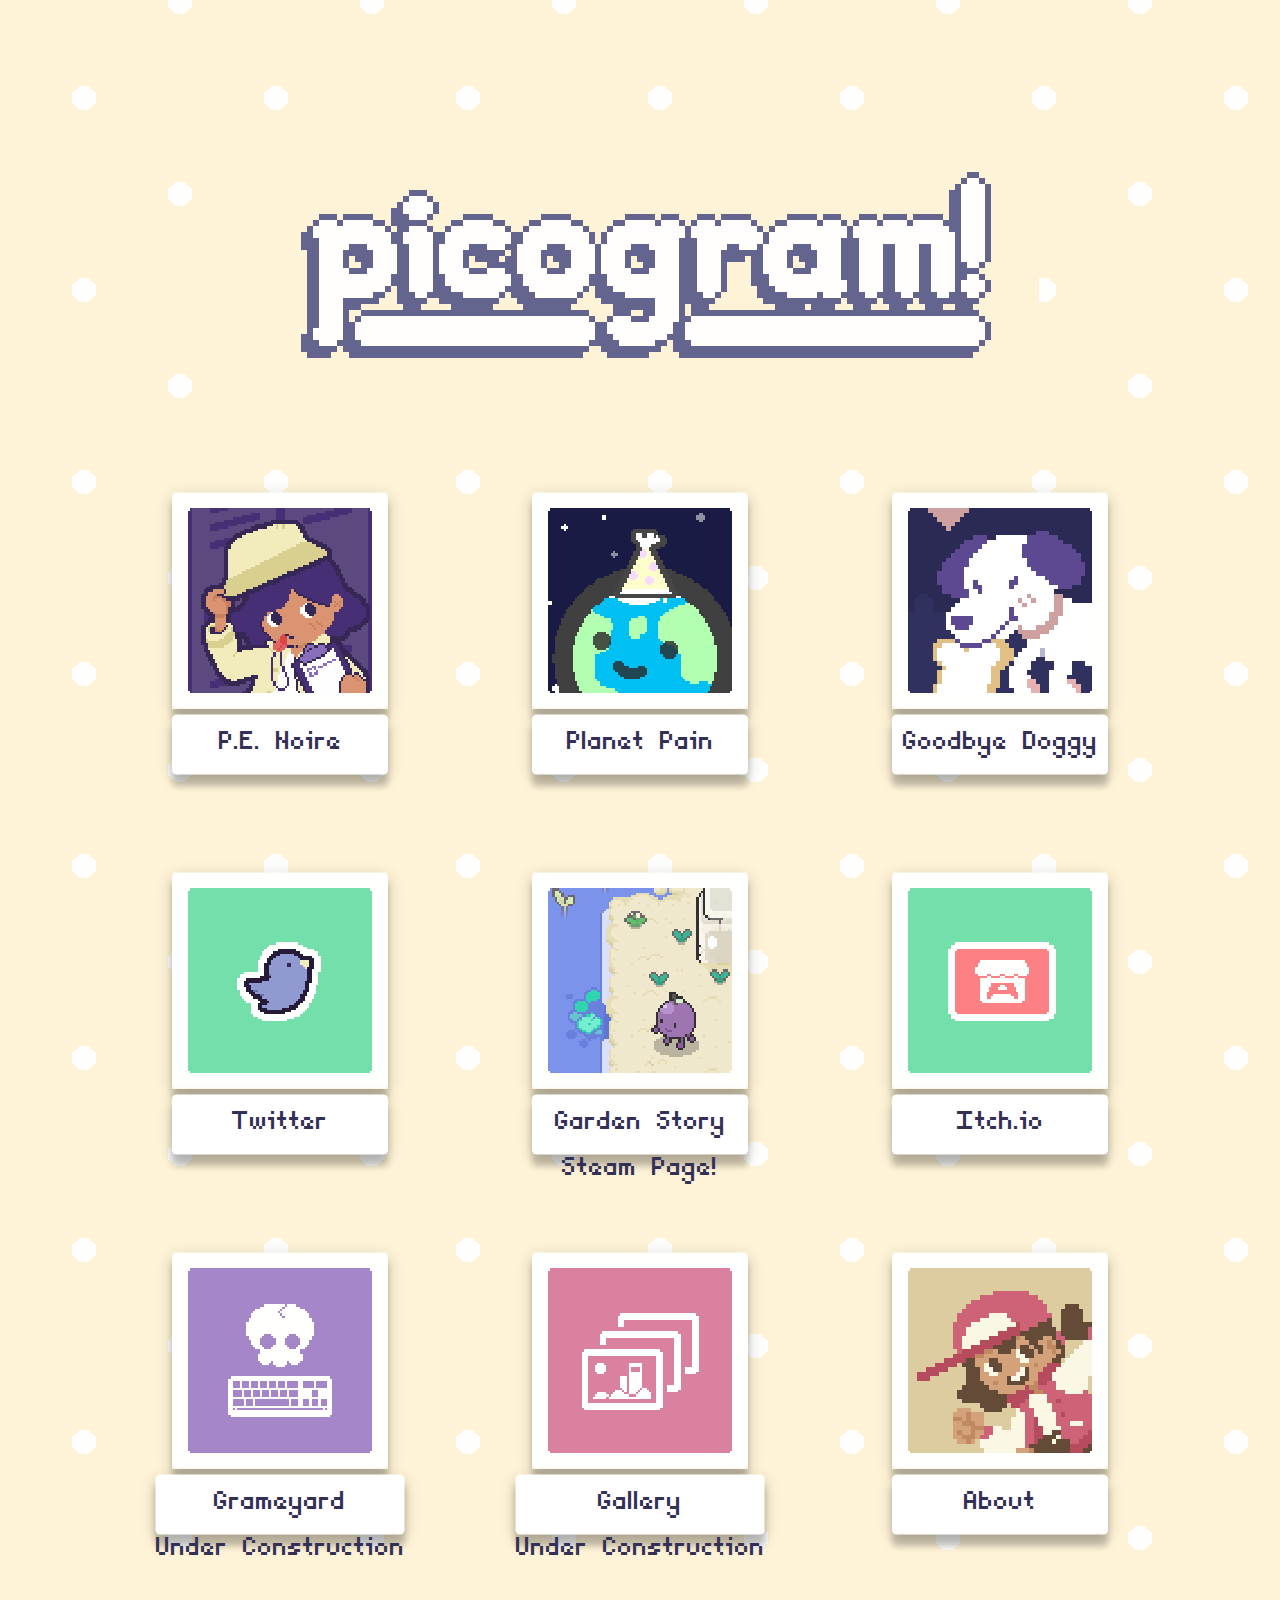
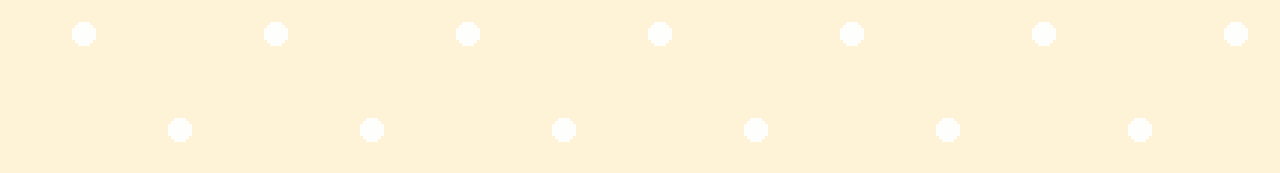
<file: index.html>
﻿<!DOCTYPE html>
<html>
  <head>
    <meta charset="utf-8">
    <meta name="viewport" content="width=device-width, initial-scale=1">
    <script src="https://ajax.googleapis.com/ajax/libs/jquery/3.3.1/jquery.min.js"></script>
    <link rel="stylesheet" href="mobile.css">
    <link rel="stylesheet" media="screen and (min-width: 800px)" href="style.css" />
    <script src="script.js"></script>
  </head>
  <body id = "bg">
    <section class="container">
      
      <div class="headerfill"></div>
        
      <div class="headerfill"></div>
      <div class="logo">
        <div><img id="toplogo" src="images/toplogo.png" alt="Italian Trulli"></div>
      </div>
      <div class="headerfill"></div>
      <div class="headerfill"></div>
      
      <!–– topbars -->
      <div class="header"></div><div class="header"></div>
      <div class="header" id="midheader">
        <img class="headerbtn" src="images/btn_all0.png" alt="Italian Trulli" class="hbtn">
        <img class="headerbtn" src="images/btn_about0.png" alt="Italian Trulli" class="hbtn">
        <img class="headerbtn" src="images/btn_game0.png" alt="Italian Trulli" class="hbtn">
        <img class="headerbtn" src="images/btn_work0.png" alt="Italian Trulli" class="hbtn">
        <img class="headerbtn" src="images/btn_link0.png" alt="Italian Trulli" class="hbtn">
                
      </div>
      <div class="header"></div><div class="header"></div>
      
      <!–– items -->
      <div class="itemfill"></div>
          <div class="item"><div><a href="https://picogram.itch.io/pe-noire" target="_blank"><img src="images/content/btn_pe.png" class="hbtn"></a></div><div class="name">P.E. Noire</div><div class="descriptor">Art/Code/Writing<br>Point-and-Click Browser Game</div></div>
          <div class="item"><div><a href="https://picogram.itch.io/planet-pain-hyper-conflict" target="_blank"><img src="images/content/btn_pp.png" class="hbtn"></a></div><div class="name">Planet Pain</div><div class="descriptor">Art/Code<br>Space-themed minigame party</div></div>
      <div class="item"><div><a href="https://picogram.itch.io/goodbye-doggy" target="_blank"><img src="images/content/btn_doggy.png" class="hbtn"></a></div><div class="name">Goodbye Doggy</div><div class="descriptor">GGJ 2018 Submission<br>Short Browser Game</div></div>
      <div class="itemfill"></div>
      
      <div class="itemfill"></div>
          <div class="item"><div><a href="https://twitter.com/picogram_art" target="_blank"><img src="images/content/btn_tt.png" class="hbtn"></a></div><div class="name">Twitter</div><div class="descriptor">Where I'm most active!</div></div>
          <div class="item"><div><a href="https://store.steampowered.com/app/1062140/Garden_Story" target="_blank"><img src="images/content/btn_garden.png" class="hbtn"></a></div><div class="name">Garden Story<br>Steam Page!</div><div class="descriptor">My Current Project</div></div>
          <div class="item"><div><a href="http://picogram.itch.io/" target="_blank"><img src="images/content/btn_itch.png" class="hbtn"></a></div><div class="name">Itch.io</div><div class="descriptor">Where all my games<br>are available!</div></div>
      <div class="itemfill"></div>

    
      <div class="itemfill"></div>
      <div class="item"><div><a href="http://picogram.co" target="_blank"><img src="images/content/btn_grames.png" class="hbtn"></a></div><div class="name">Grameyard<br>Under Construction</div><div class="descriptor">Old and abandoned projects</div></div>
      <div class="item"><div><a href="http://picogram.co" target="_blank"><img src="images/content/btn_gallery.png" class="hbtn"></a></div><div class="name">Gallery<br>Under Construction</div><div class="descriptor">Miscellaneous Arts</div></div>
        <div class="item"><div><img src="images/content/btn_me.png" class="hbtn"></div><div class="name">About</div><div class="descriptor">HI / PNW<br>They/Them</div></div>
      <div class="itemfill"></div>
    
      
    </section>
  
  </body>
</html>
</file>
<file: mobile.css>
/* Fonts from Google Fonts - more at https://fonts.google.com */
@import url('https://fonts.googleapis.com/css?family=Open+Sans:400,700');
@import url('https://fonts.googleapis.com/css?family=Merriweather:400,700');
@font-face {
  font-family: picoscript;
  src: url(PicoScriptPlain.ttf);
}

body {
  text-align:center;
}

img {
  image-rendering: auto;
  image-rendering: crisp-edges;
  image-rendering: pixelated;

}

#bg{
  background-image: url("images/bg_normal.png")
}

img {
  z-index: 9999999;
}

.descriptor, .name, .item img, .textbox {box-shadow: 0 15px 8px 0 rgba(0, 0, 0, 0.2), 0 6px 20px 0 rgba(0, 0, 0, 0.19);}

.textbox {


}

.container {

  align-content: center;
  display: grid;

  margin-top: 10vh;
  grid-template-columns: 50fr 30vw 30vw 30vw 50fr;
  grid-template-rows: 30vw 2px 120px 120px 120px 180px;
  justify-self: center;
}

#midheader {
  width: 100vw;
  position: relative;
  overflow: hidden;
  justify-self: center;
}

.headerbtn { transition: all .1s; transform: scale(.8); }
.headerbtn:hover { transform: scale(1); }

#toplogo, .logo {
  padding-top: 20px;
  width: 80vw;
  justify-self: center;
  transition: all .7s;
}

#toplogo:hover {
  transform: scale(1.2);
}

.header {
  padding-top: 0px;

  justify-self: center;
}

.item {
  z-index: 999;
  justify-self: center;

  /*shadow here*/
}

.item { transition: all .1s; transform: scale(.25); text-align: center}
.item:hover { transform: scale(.35);}

#hbtn {
  margin-left: 20px;
  margin-right: 20px;
  justify-self: center;
}

.name {
  z-index: 100;
  position: relative;
  color: #323155;
  font-family: picoscript;
  font-smooth: never;
  font-size: 4em; 
  height: 80px;
  top: 4px;
  border-radius: 6px;
  text-align: center;
  background-color: white;
}

.item:hover .descriptor {
  visibility: visible;
  text-overflow: ellipsis;
  width: 200px;
  left: 193px;
  color: #1d6067;
}

.item .descriptor {
  z-index: 1;
  text-overflow: ellipsis;
  width: 100px;
  white-space: nowrap;
  padding: 4px 15px;
  left: 243px;
  color: #323155;
  visibility: hidden;
  position: relative;
  font-family: picoscript;
  font-smooth: never;
  text-align: center;
  font-size: 2em; 
  background-color: white;

  top: 296px;
  overflow: hidden;
  text-align: center;
  justify-self: center;
  border-radius: 6px;
  transition: width .5s, left .5s, height .5s, color .5s;

  /* Position the tooltip */
  position: absolute;
  z-index: 1;
}




.item:hover .name {
  visibility: hidden;
  width: 600px;
  left: -150px;
  height: 80px;
}

/*animations*/
@keyframes #bg {
  0%{
    transform: translate3d(0, 0, 0);
  }
  100%{
    transform: translate3d(-192px, 0, 0); /* The image width */
  }
}
</file>
<file: style.css>
/* Fonts from Google Fonts - more at https://fonts.google.com */
@import url('https://fonts.googleapis.com/css?family=Open+Sans:400,700');
@import url('https://fonts.googleapis.com/css?family=Merriweather:400,700');
@font-face {
  font-family: picoscript;
  src: url(PicoScriptPlain.ttf);
}

body {
  text-align:center;
}

img {
  image-rendering: auto;
  image-rendering: crisp-edges;
  image-rendering: pixelated;
}

#bg{
  background-image: url("images/bg_normal.png")
}

img {
  z-index: 9999999;
}

.descriptor, .name, .item img, .textbox {box-shadow: 0 15px 8px 0 rgba(0, 0, 0, 0.2), 0 6px 20px 0 rgba(0, 0, 0, 0.19);}

.textbox {


}

.container {
  
  align-content: center;
  display: grid;
  
  margin-top: 10vh;
  grid-template-columns: 50fr 360px 360px 360px 50fr;
  grid-template-rows: 353px 2px 380px 380px 380px 180px;
  justify-self: center;
}

#midheader {
  width: 100vw;
  position: relative;
  overflow: hidden;
  justify-self: center;
}

.headerbtn { transition: all .1s; transform: scale(.8); }
.headerbtn:hover { transform: scale(1); }

#toplogo, .logo {
  padding-top: 20px;
  max-height: 294px;
  max-width: 798px;
  justify-self: center;
  transition: all .7s;
}

#toplogo:hover {
  transform: scale(1.2);
}

.header {
  padding-top: 0px;
  
  justify-self: center;
}

.item {
  z-index: 999;
  justify-self: center;
  
 /*shadow here*/
}

.item { transition: all .1s; transform: scale(.75); text-align: center}
.item:hover { transform: scale(1);}

#hbtn {
  margin-left: 20px;
  margin-right: 20px;
  justify-self: center;
}

.name {
  z-index: 100;
  position: relative;
  color: #323155;
  font-family: picoscript;
  font-smooth: never;
  font-size: 4em; 
  height: 80px;
  top: 4px;
  border-radius: 6px;
  text-align: center;
  background-color: white;
}

.item:hover .descriptor {
  visibility: visible;
  text-overflow: ellipsis;
  width: 400px;
  left: 93px;
  color: #1d6067;
}

.item .descriptor {
  z-index: 1;
  text-overflow: ellipsis;
  width: 100px;
  white-space: nowrap;
  padding: 4px 15px;
  left: 243px;
  color: #323155;
  visibility: hidden;
  position: relative;
  font-family: picoscript;
  font-smooth: never;
  text-align: center;
  font-size: 3em; 
  background-color: white;
  
  top: 296px;
  overflow: hidden;
  text-align: center;
  justify-self: center;
  border-radius: 6px;
  transition: width .5s, left .5s, height .5s, color .5s;

  /* Position the tooltip */
  position: absolute;
  z-index: 1;
}




.item:hover .name {
  visibility: hidden;
  width: 600px;
  left: -150px;
  height: 80px;
}

/*animations*/
@keyframes #bg {
  0%{
    transform: translate3d(0, 0, 0);
  }
  100%{
    transform: translate3d(-192px, 0, 0); /* The image width */
  }
}
</file>
